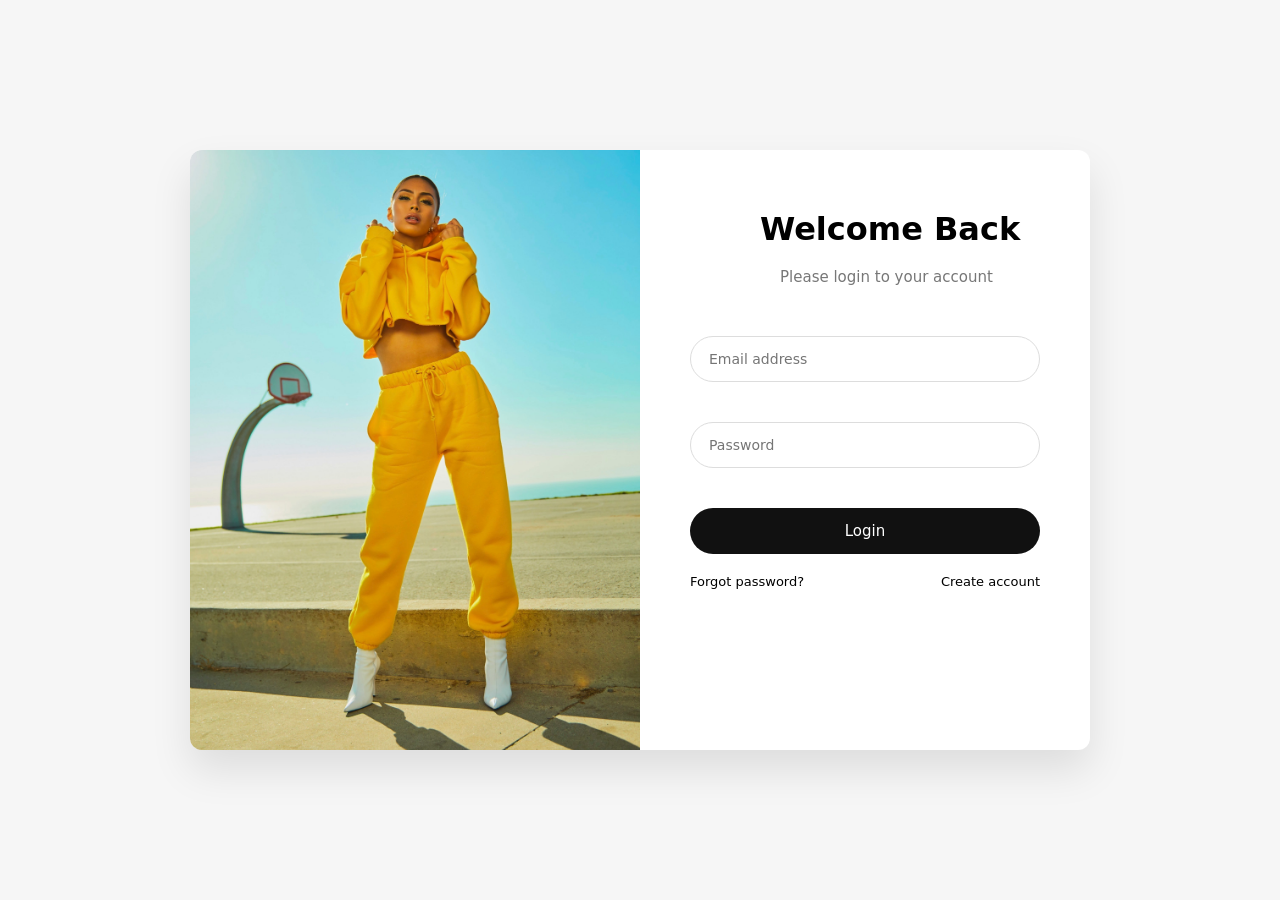
<file: login.html>
<!DOCTYPE html>
<html lang="en">
<head>
  <meta charset="UTF-8" />
  <meta name="viewport" content="width=device-width, initial-scale=1.0"/>
  <title>Login | Fashion Store</title>
  <link rel="stylesheet" href="login.css" />
</head>
<body>

<div class="login-wrapper">

  <!-- Image Section -->
  <div class="login-image">
    <img src="login.jpg" alt="Fashion Image">
  </div>

  <!-- Form Section -->
  <div class="login-form">
    <h1>Welcome Back</h1>
    <p>Please login to your account</p>

    <form>
      <input type="email" placeholder="Email address" required />
      <input type="password" placeholder="Password" required />

      <button type="submit">Login</button>

      <div class="extra">
        <a href="#">Forgot password?</a>
        <a href="signup.html">Create account</a>
      </div>
    </form>
  </div>

</div>

</body>
</html>
</file>
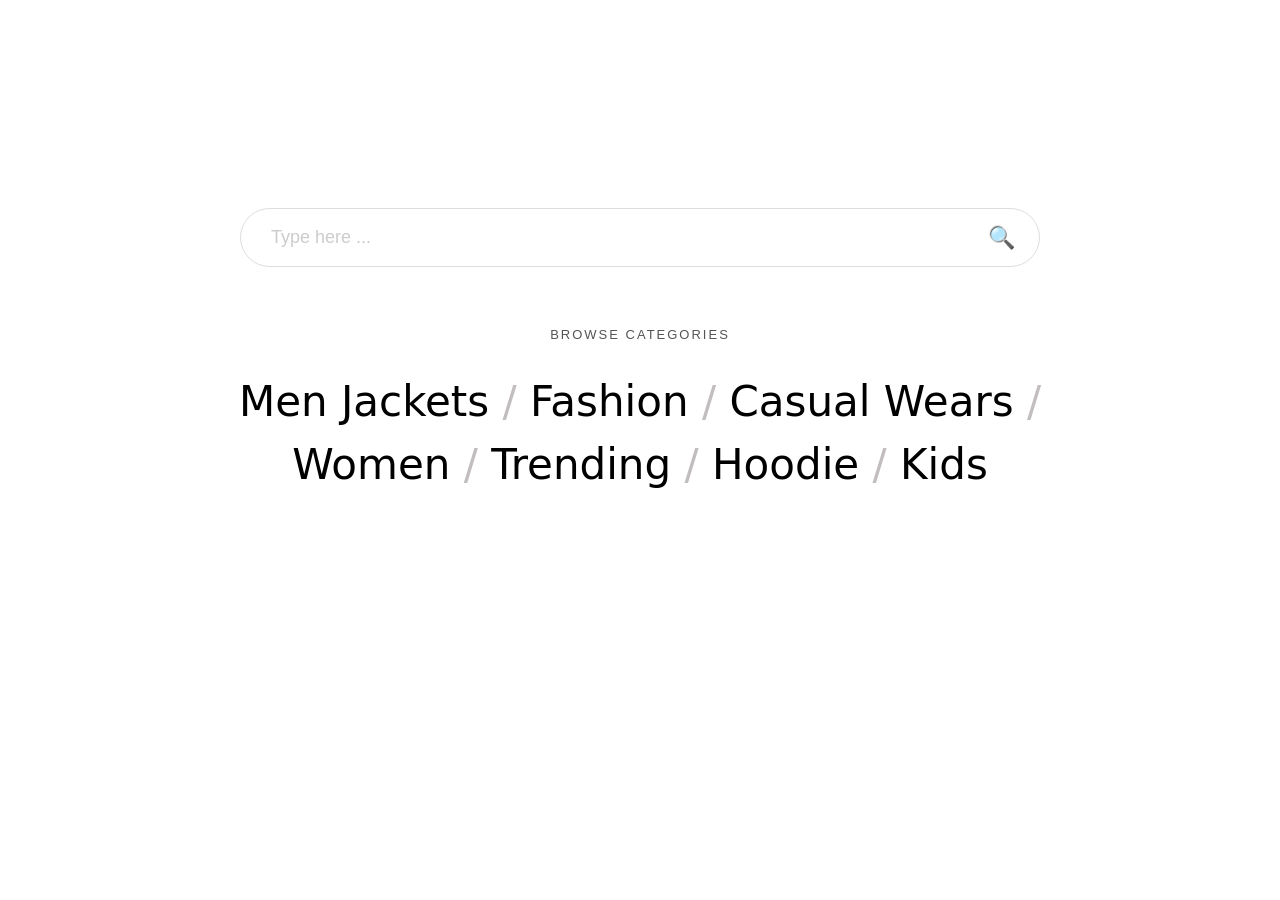
<file: search.html>
<!DOCTYPE html>
<html lang="en">
<head>
    <meta charset="UTF-8">
    <meta name="viewport" content="width=device-width, initial-scale=1.0">
    <title>Document</title>
    <link rel="stylesheet" href="search.css">
</head>
<body>
   <div class="search-section">
  <div class="search-box">
    <input type="text" placeholder="Type here ..." />
    <span class="search-icon">&#128269;</span>
  </div>

  <p class="browse">BROWSE CATEGORIES</p>

  <h1 class="categories">
   <a href="index.html">Men Jackets</a> <span>/</span>
  <a href="About.html">Fashion</a> <span>/</span>
  <a href="index.html">Casual Wears</a> <span>/</span>
  <br />
  <a href="About.html">Women</a> <span>/</span>
  <a href="index.html">Trending</a> <span>/</span>
  <a href="About.html">Hoodie</a> <span>/</span>
  <a href="index.html">Kids</a>
  </h1>
</div>


</body>
</html>
</file>
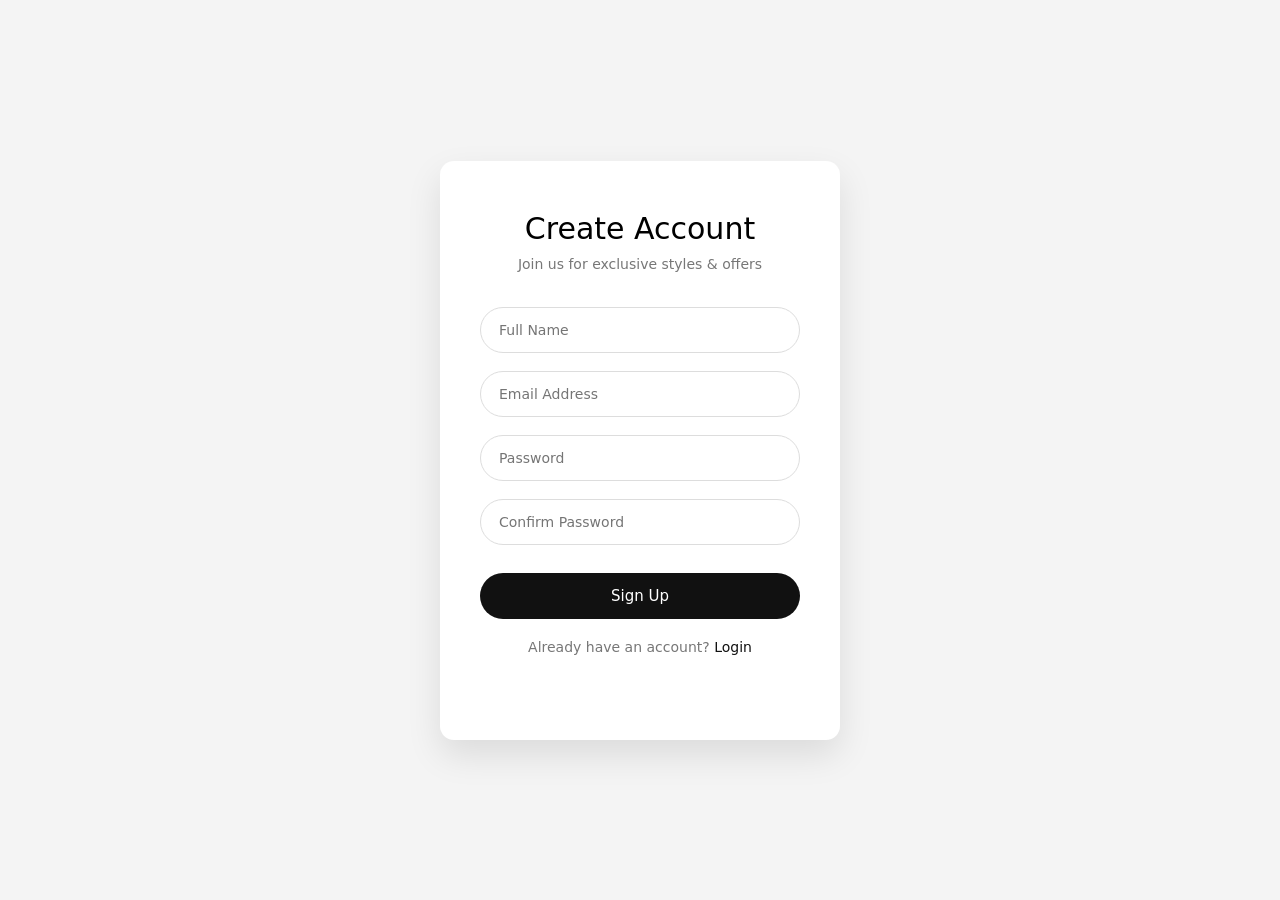
<file: signup.html>
<!DOCTYPE html>
<html lang="en">
<head>
  <meta charset="UTF-8" />
  <meta name="viewport" content="width=device-width, initial-scale=1.0"/>
  <title>Sign Up | Fashion Store</title>
  <link rel="stylesheet" href="signup.css" />
</head>
<body>

<div class="signup-container">
  <h1>Create Account</h1>
  <p>Join us for exclusive styles & offers</p>

  <form>
    <input type="text" placeholder="Full Name" required />
    <input type="email" placeholder="Email Address" required />
    <input type="password" placeholder="Password" required />
    <input type="password" placeholder="Confirm Password" required />

    <button type="submit">Sign Up</button>

    <p class="login-link">
      Already have an account? <a href="login.html">Login</a>
    </p>
  </form>
</div>

</body>
</html>
</file>
<file: login.css>
* {
  margin: 0;
  padding: 0;
  box-sizing: border-box;
  font-family: system-ui, -apple-system, "Segoe UI", Arial, sans-serif;
}

body {
  min-height: 100vh;
  background: #f6f6f6;
  display: flex;
  justify-content: center;
  align-items: center;
}

/* Main Wrapper */
.login-wrapper {
  width: 900px;
  height: 600px;
  background: #fff;
  display: flex;
  border-radius: 12px;
  overflow: hidden;
  box-shadow: 0 20px 40px rgba(0,0,0,0.1);
}

/* Image section */
.login-image {
  width: 50%;
}

.login-image img {
  width: 100%;
  height: 100%;
  object-fit: cover;
}

/* Form section */
.login-form {
  width: 50%;
  padding: 60px 50px;
}

.login-form h1 {
  font-size: 32px;
  font-weight: 700;
  margin-bottom: 10px;
  margin-left: 70px;
}

.login-form p {
  font-size: 15px;
  color: #777;
  margin-top: 20px;
  margin-bottom: 50px;
  margin-left: 90px;
}

.login-form input {
  width: 100%;
  padding: 14px 18px;
  margin-bottom: 40px;
  border-radius: 30px;
  border: 1px solid #ddd;
  font-size: 14px;
  outline: none;
}

.login-form input:focus {
  border-color: #111;
}

/* Button */
.login-form button {
  width: 100%;
  padding: 14px;
  border: none;
  border-radius: 30px;
  background: #111;
  color: #fff;
  font-size: 15px;
  cursor: pointer;
  transition: background 0.3s ease;
}

.login-form button:hover {
  background: #333;
}

/* Extra links */
.extra {
  margin-top: 20px;
  display: flex;
  justify-content: space-between;
}

.extra a {
  font-size: 13px;
  text-decoration: none;
  color: #000000;
}

.extra a:hover {
  text-decoration: underline;
}

/* Responsive */
@media (max-width: 768px) {

  body {
    align-items: flex-start;
    padding: 20px 0;
  }

  .login-wrapper {
    flex-direction: column;
    width: 92%;
    height: auto;
  }

  /* IMPORTANT FIX */
  .login-image,
  .login-form {
    width: 100%;   /* 👈 THIS IS THE MAIN FIX */
  }

  .login-image {
    height: 220px;
  }

  .login-image img {
    width: 100%;
    height: 100%;
    object-fit: cover;
    object-position: top;
  }

  .login-form {
    padding: 30px 22px;
  }

  .login-form h1 {
    margin-left: 0;
    text-align: center;
    font-size: 26px;
  }

  .login-form p {
    margin-left: 0;
    text-align: center;
    margin-bottom: 30px;
  }

  .extra {
    flex-direction: column;
    gap: 10px;
    text-align: center;
  }
}
</file>
<file: search.css>
* {
  box-sizing: border-box;
}


.search-section {

  text-align: center;
  padding: 80px 20px;
  font-family: "Poppins", sans-serif;
}

/* Search box */
.search-box {
  max-width: 800px;
  margin: 120px auto 60px;
  position: relative;
}

.search-box input {
  width: 100%;
  padding: 18px 60px 18px 30px;
  border-radius: 50px;
  border: 1px solid #ddd;
  font-size: 18px;
  outline: none;
}

.search-box input::placeholder {
  color: #ccc;
}

/* Search icon */
.search-icon {
  position: absolute;
  right: 25px;          /* 👈 always inside input */
  top: 50%;
  transform: translateY(-50%);
  font-size: 22px;
  color: #000;
  cursor: pointer;
}


/* Browse text */
.browse {
  font-size: 13px;
  letter-spacing: 2px;
  color: #555;
  margin-bottom: 20px;
}

/* Categories */
.categories {
  font-size: 42px;
  /* font-weight: 400; */
  line-height: 1.5;
  color: #302f2f;
  font-family: system-ui, -apple-system, BlinkMacSystemFont,
             "Segoe UI", Helvetica, Arial, sans-serif;

   font-weight: 300;

}
.categories span{
    color: rgb(194, 190, 190);
}

.categories  a{
    text-decoration: none;
    color: black;
}
/* Responsive */
@media (max-width: 768px) {

  .search-section {
    padding: 200px 10px;   /* 👈 left-right control */
  }

  .search-box {
    max-width: 100%;
    margin: 0 auto 40px;
    padding: 0;
  }

  .search-box input {
    width: 100%;
    padding: 16px 48px 16px 20px;
    font-size: 16px;
  }

  .search-icon {
    right: 18px;
    font-size: 20px;
  }
  .categories{
    font-size: 20px;
    margin-top: 50px;
  }
}
</file>
<file: signup.css>
* {
  margin: 0;
  padding: 0;
  box-sizing: border-box;
  font-family: system-ui, -apple-system, "Segoe UI", Arial, sans-serif;
}

body {
  min-height: 100vh;
  background: #f4f4f4;
  display: flex;
  justify-content: center;
  align-items: center;
}

/* Main box */
.signup-container {
  width: 400px;
  background: #fff;
  padding: 50px 40px;
  border-radius: 14px;
  box-shadow: 0 15px 35px rgba(0,0,0,0.1);
  text-align: center;
}

.signup-container h1 {
  font-size: 30px;
  font-weight: 300;
  margin-bottom: 10px;
}

.signup-container p {
  font-size: 14px;
  color: #777;
  margin-bottom: 35px;
}

/* Inputs */
.signup-container input {
  width: 100%;
  padding: 14px 18px;
  margin-bottom: 18px;
  border-radius: 30px;
  border: 1px solid #ddd;
  font-size: 14px;
  outline: none;
}

.signup-container input:focus {
  border-color: #111;
}

/* Button */
.signup-container button {
  width: 100%;
  padding: 14px;
  border: none;
  border-radius: 30px;
  background: #111;
  color: #fff;
  font-size: 15px;
  cursor: pointer;
  margin-top: 10px;
  transition: background 0.3s ease;
}

.signup-container button:hover {
  background: #333;
}

/* Login text */
.login-link {
  margin-top: 20px;
  font-size: 13px;
}

.login-link a {
  color: #111;
  text-decoration: none;
  font-weight: 500;
}

.login-link a:hover {
  text-decoration: underline;
}
</file>
